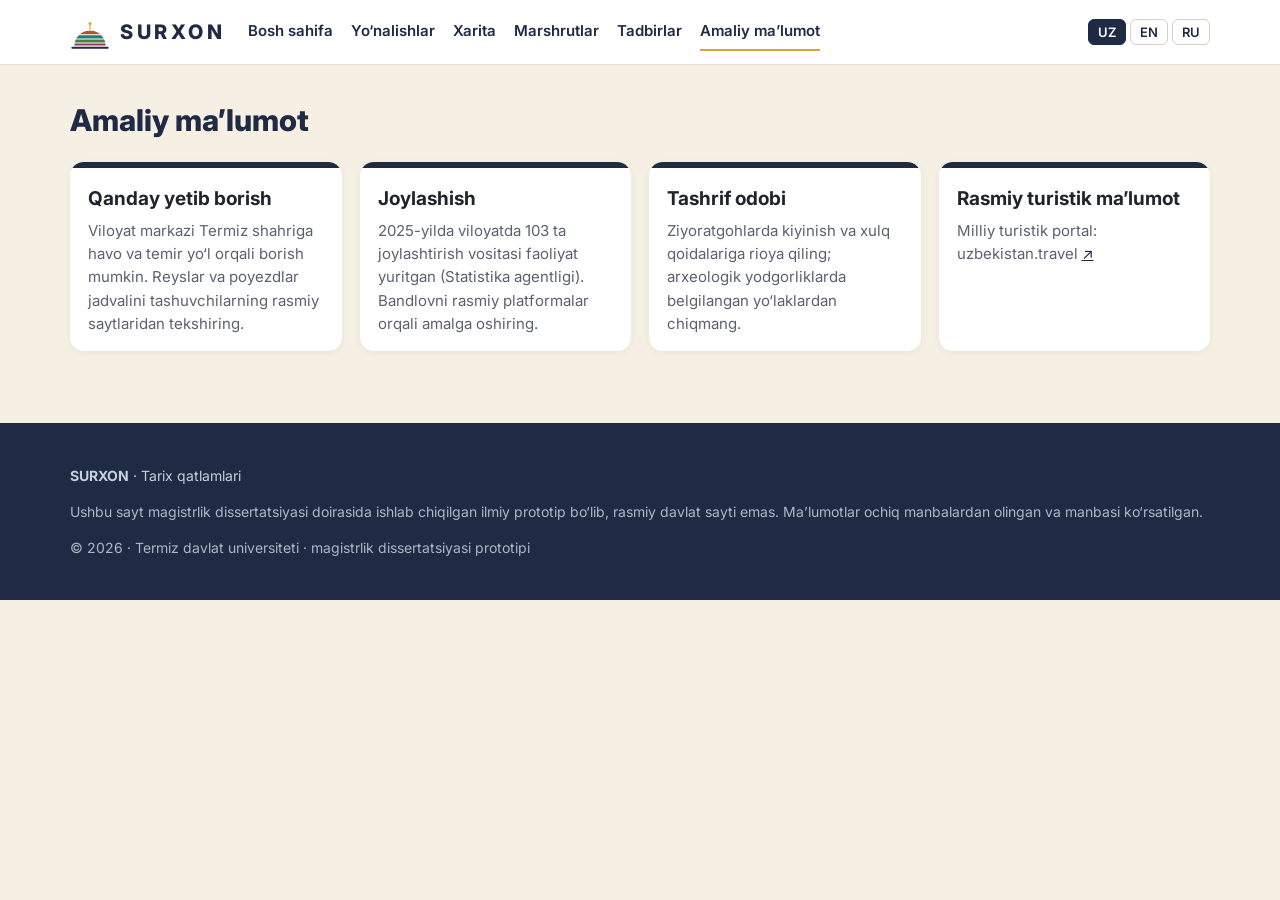
<file: amaliy.html>
<!doctype html>
<html lang="uz">
<head>
<meta charset="utf-8">
<meta name="viewport" content="width=device-width, initial-scale=1">
<title>Amaliy ma’lumot · SURXON</title>
<link rel="icon" href="img/favicon.svg" type="image/svg+xml">
<link rel="stylesheet" href="css/style.css">
<script src="data/obyektlar.js"></script>
<script src="js/common.js"></script>
</head>
<body>
<main id="main" class="wrap" style="padding:32px 20px">
<h2 data-i18n="nav_info"></h2>
<div class="grid4" id="cards"></div>
</main>
<script>
header("amaliy.html");
const C = [
  {h:{uz:"Qanday yetib borish",en:"Getting there",ru:"Как добраться"}, p:{uz:"Viloyat markazi Termiz shahriga havo va temir yo‘l orqali borish mumkin. Reyslar va poyezdlar jadvalini tashuvchilarning rasmiy saytlaridan tekshiring.",en:"Termez, the regional centre, is reachable by air and rail. Check schedules on the carriers’ official websites.",ru:"До Термеза можно добраться самолётом и поездом. Расписание уточняйте на официальных сайтах перевозчиков."}},
  {h:{uz:"Joylashish",en:"Where to stay",ru:"Где остановиться"}, p:{uz:"2025-yilda viloyatda 103 ta joylashtirish vositasi faoliyat yuritgan (Statistika agentligi). Bandlovni rasmiy platformalar orqali amalga oshiring.",en:"In 2025 the region had 103 accommodation facilities (Statistics Agency). Book through official platforms.",ru:"В 2025 году в области работало 103 средства размещения (Агентство статистики). Бронируйте через официальные платформы."}},
  {h:{uz:"Tashrif odobi",en:"Visitor etiquette",ru:"Правила посещения"}, p:{uz:"Ziyoratgohlarda kiyinish va xulq qoidalariga rioya qiling; arxeologik yodgorliklarda belgilangan yo‘laklardan chiqmang.",en:"Respect dress and behaviour rules at shrines; stay on marked paths at archaeological sites.",ru:"Соблюдайте правила одежды и поведения в святынях; не сходите с обозначенных троп на памятниках."}},
  {h:{uz:"Rasmiy turistik ma’lumot",en:"Official tourist information",ru:"Официальная туристическая информация"}, p:{uz:"Milliy turistik portal: uzbekistan.travel",en:"National tourism portal: uzbekistan.travel",ru:"Национальный туристический портал: uzbekistan.travel"}, link:"https://uzbekistan.travel/en/i/termez-en"},
];
window.pageRender = () => {
  document.getElementById("cards").innerHTML = C.map(c => `<div class="card"><div class="bar" style="background:var(--navy)"></div><div class="body"><h3>${c.h[LANG]}</h3><p>${c.p[LANG]}${c.link ? ` <a href="${c.link}" target="_blank" rel="noopener">↗</a>` : ""}</p></div></div>`).join("");
};
render();
</script>
</body></html>
</file>
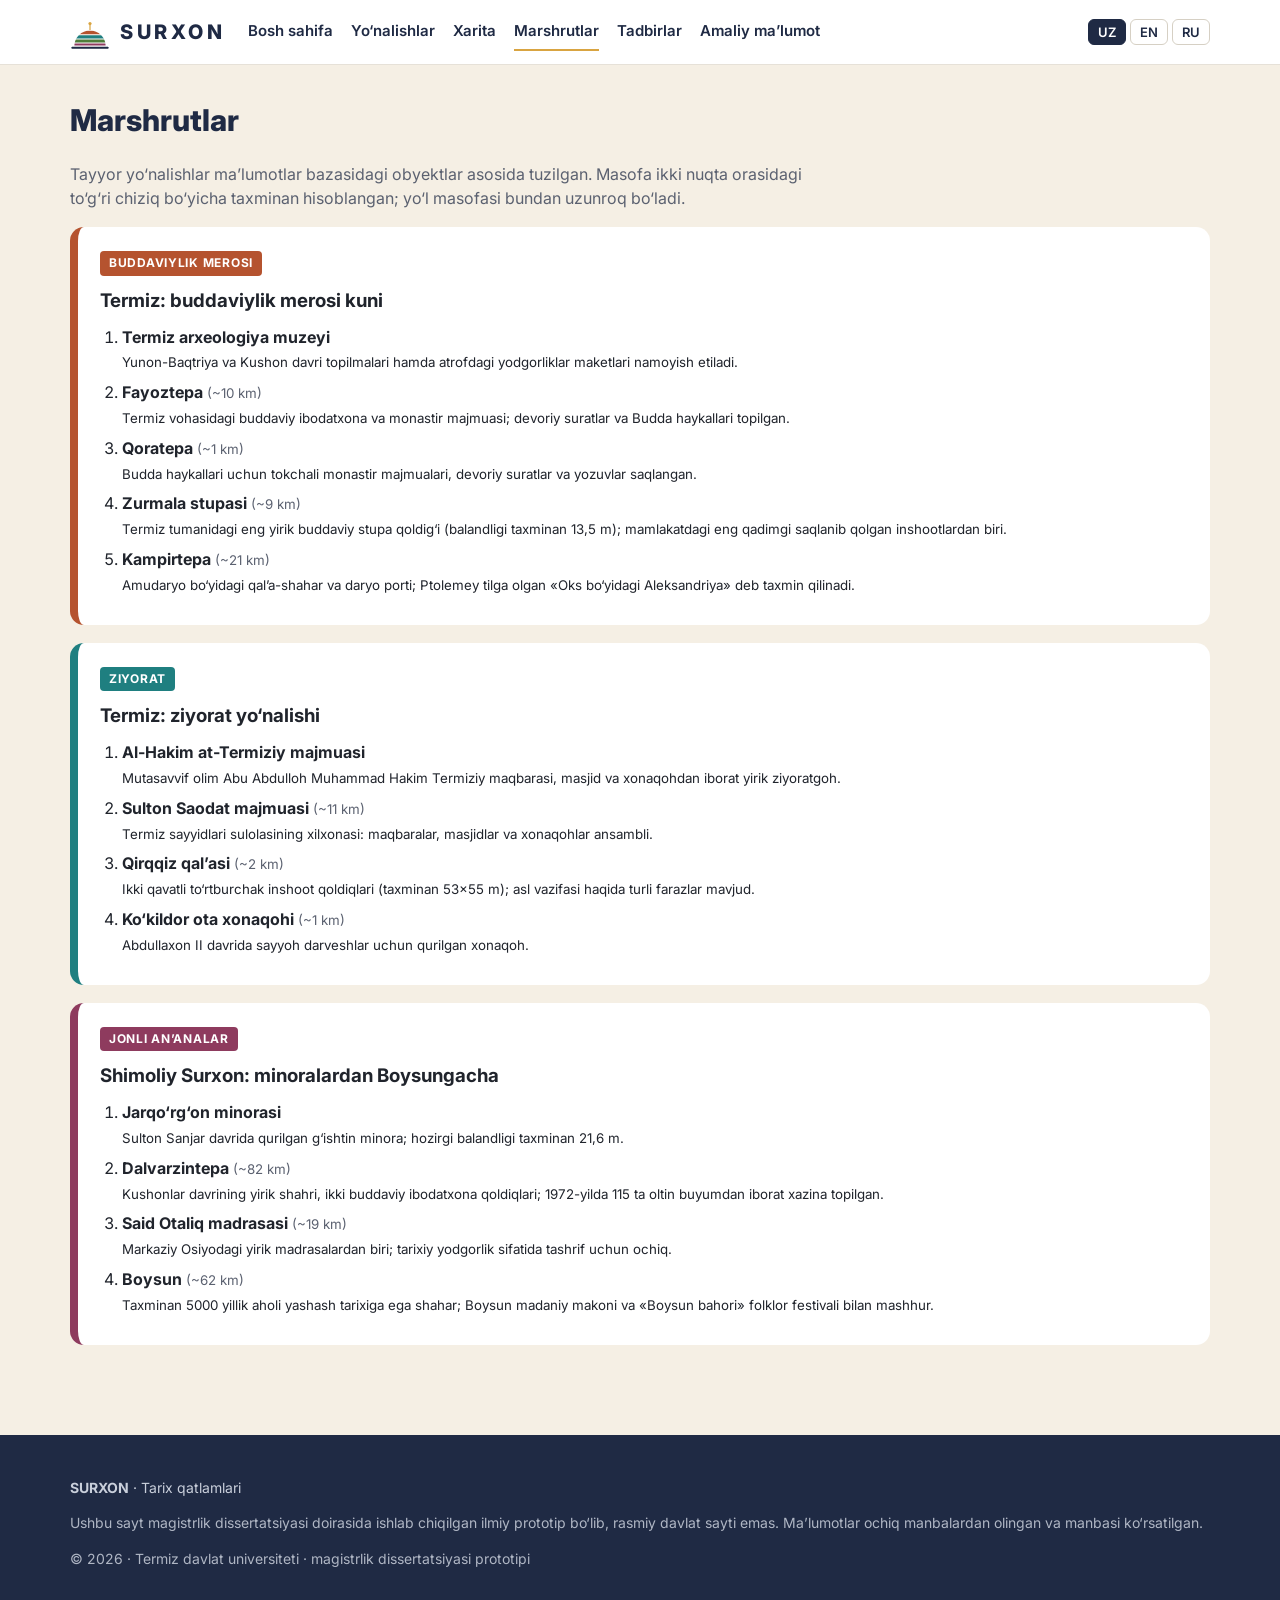
<file: marshrutlar.html>
<!doctype html>
<html lang="uz">
<head>
<meta charset="utf-8">
<meta name="viewport" content="width=device-width, initial-scale=1">
<title>Marshrutlar · SURXON</title>
<link rel="icon" href="img/favicon.svg" type="image/svg+xml">
<link rel="stylesheet" href="css/style.css">
<script src="data/obyektlar.js"></script>
<script src="js/common.js"></script>
</head>
<body>
<main id="main" class="wrap" style="padding:32px 20px">
<h2 data-i18n="nav_routes"></h2>
<p id="intro" style="color:#5b6170;max-width:760px"></p>
<div id="routes"></div>
</main>
<script>
header("marshrutlar.html");
const ROUTES = [
  { k:"bud", ids:[6,1,2,3,4], name:{uz:"Termiz: buddaviylik merosi kuni",en:"Termez: a day of Buddhist heritage",ru:"Термез: день буддийского наследия"} },
  { k:"zi", ids:[7,8,9,10], name:{uz:"Termiz: ziyorat yo‘nalishi",en:"Termez: pilgrimage route",ru:"Термез: паломнический маршрут"} },
  { k:"etn", ids:[11,5,12,13], name:{uz:"Shimoliy Surxon: minoralardan Boysungacha",en:"Northern Surkhan: from minarets to Boysun",ru:"Северный Сурхан: от минаретов до Байсуна"} },
];
const INTRO = {uz:"Tayyor yo‘nalishlar ma’lumotlar bazasidagi obyektlar asosida tuzilgan. Masofa ikki nuqta orasidagi to‘g‘ri chiziq bo‘yicha taxminan hisoblangan; yo‘l masofasi bundan uzunroq bo‘ladi.",
  en:"Ready-made routes are built from the sites in the database. Distances are straight-line estimates between points; road distances are longer.",
  ru:"Маршруты составлены из объектов базы данных. Расстояния — по прямой между точками; по дорогам они больше."};
function km(a, b) { const R=6371, toR=x=>x*Math.PI/180; const [lo1,la1]=a, [lo2,la2]=b;
  const d=Math.sin(toR(la2-la1)/2)**2+Math.cos(toR(la1))*Math.cos(toR(la2))*Math.sin(toR(lo2-lo1)/2)**2; return 2*R*Math.asin(Math.sqrt(d)); }
window.pageRender = () => {
  document.getElementById("intro").textContent = INTRO[LANG];
  const byId = Object.fromEntries(objects().map(f => [f.properties.id, f]));
  document.getElementById("routes").innerHTML = ROUTES.map(r => {
    const c = CLUSTERS[r.k];
    let prev = null;
    const li = r.ids.map(id => { const f = byId[id]; let d = "";
      if (prev && prev.geometry && f.geometry) d = ` <small style="color:#5b6170">(~${km(prev.geometry.coordinates, f.geometry.coordinates).toFixed(0)} km)</small>`;
      prev = f; return `<li><b>${field(f.properties,"nomi")}</b>${d}<br><small>${field(f.properties,"tavsif")}</small></li>`; }).join("");
    return `<div class="route" style="border-left-color:${c.color}"><span class="tag" style="background:${c.color}">${cname(r.k)}</span><h3 style="margin:10px 0 0">${r.name[LANG]}</h3><ol>${li}</ol></div>`;
  }).join("");
};
render();
</script>
</body></html>
</file>
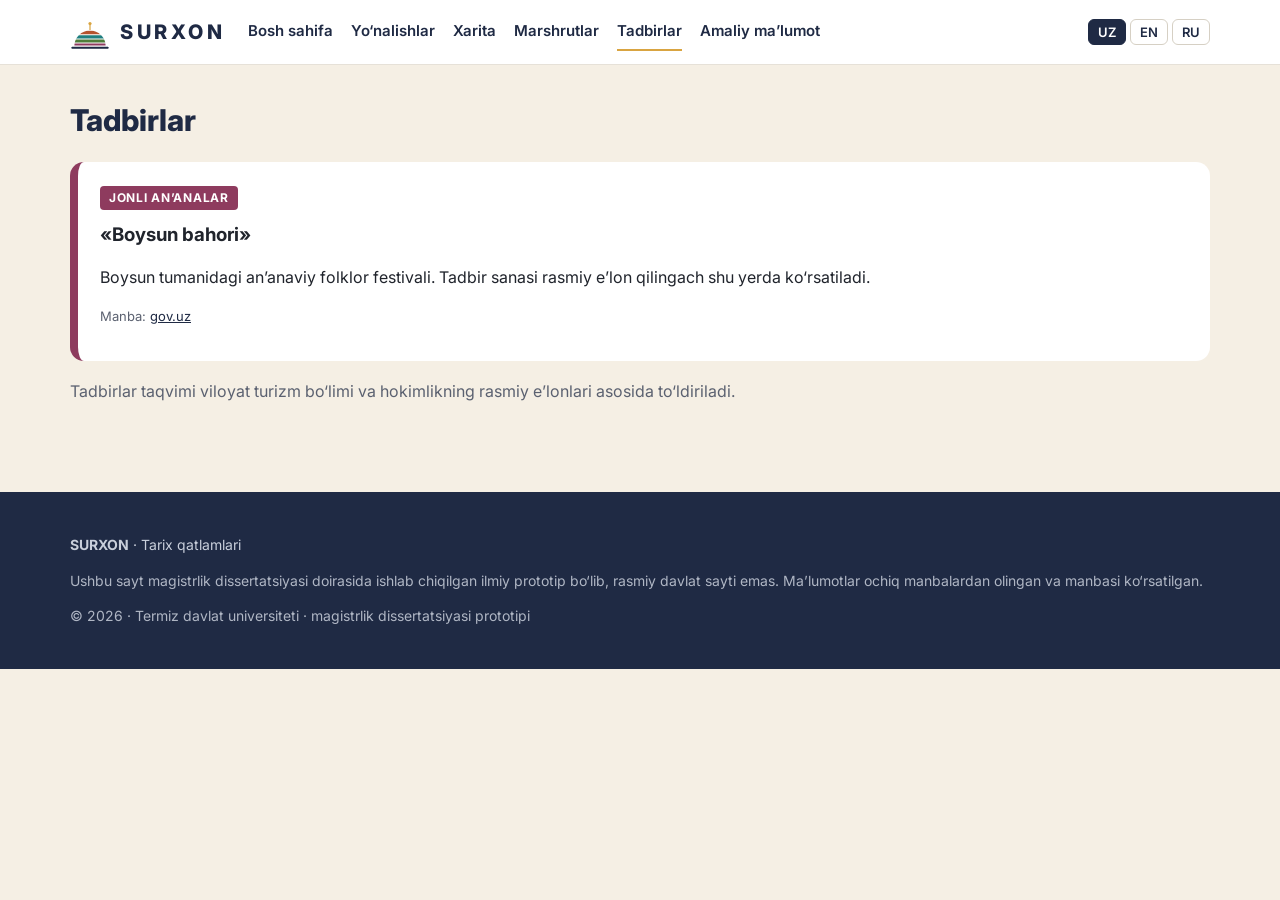
<file: tadbirlar.html>
<!doctype html>
<html lang="uz">
<head>
<meta charset="utf-8">
<meta name="viewport" content="width=device-width, initial-scale=1">
<title>Tadbirlar · SURXON</title>
<link rel="icon" href="img/favicon.svg" type="image/svg+xml">
<link rel="stylesheet" href="css/style.css">
<script src="data/obyektlar.js"></script>
<script src="js/common.js"></script>
</head>
<body>
<main id="main" class="wrap" style="padding:32px 20px">
<h2 data-i18n="nav_events"></h2>
<div class="route" style="border-left-color:var(--etn)"><span class="tag" style="background:var(--etn)" id="tg"></span>
<h3 style="margin:10px 0 4px">«Boysun bahori»</h3><p id="ev1"></p><p class="src"><span data-i18n="source"></span>: <a href="https://gov.uz/oz/uzbektourism/news/view/134221" target="_blank" rel="noopener">gov.uz</a></p></div>
<p style="color:#5b6170" id="note"></p>
</main>
<script>
header("tadbirlar.html");
const E = {
  ev1:{uz:"Boysun tumanidagi an’anaviy folklor festivali. Tadbir sanasi rasmiy e’lon qilingach shu yerda ko‘rsatiladi.",en:"Traditional folk festival in Boysun district. The date will be shown here once officially announced.",ru:"Традиционный фольклорный фестиваль в Байсунском районе. Дата будет указана после официального объявления."},
  note:{uz:"Tadbirlar taqvimi viloyat turizm bo‘limi va hokimlikning rasmiy e’lonlari asosida to‘ldiriladi.",en:"The events calendar is filled from official announcements of the regional tourism office and administration.",ru:"Календарь событий заполняется на основе официальных объявлений."}
};
window.pageRender = () => { document.getElementById("tg").textContent = cname("etn"); ["ev1","note"].forEach(k => document.getElementById(k).textContent = E[k][LANG]); };
render();
</script>
</body></html>
</file>
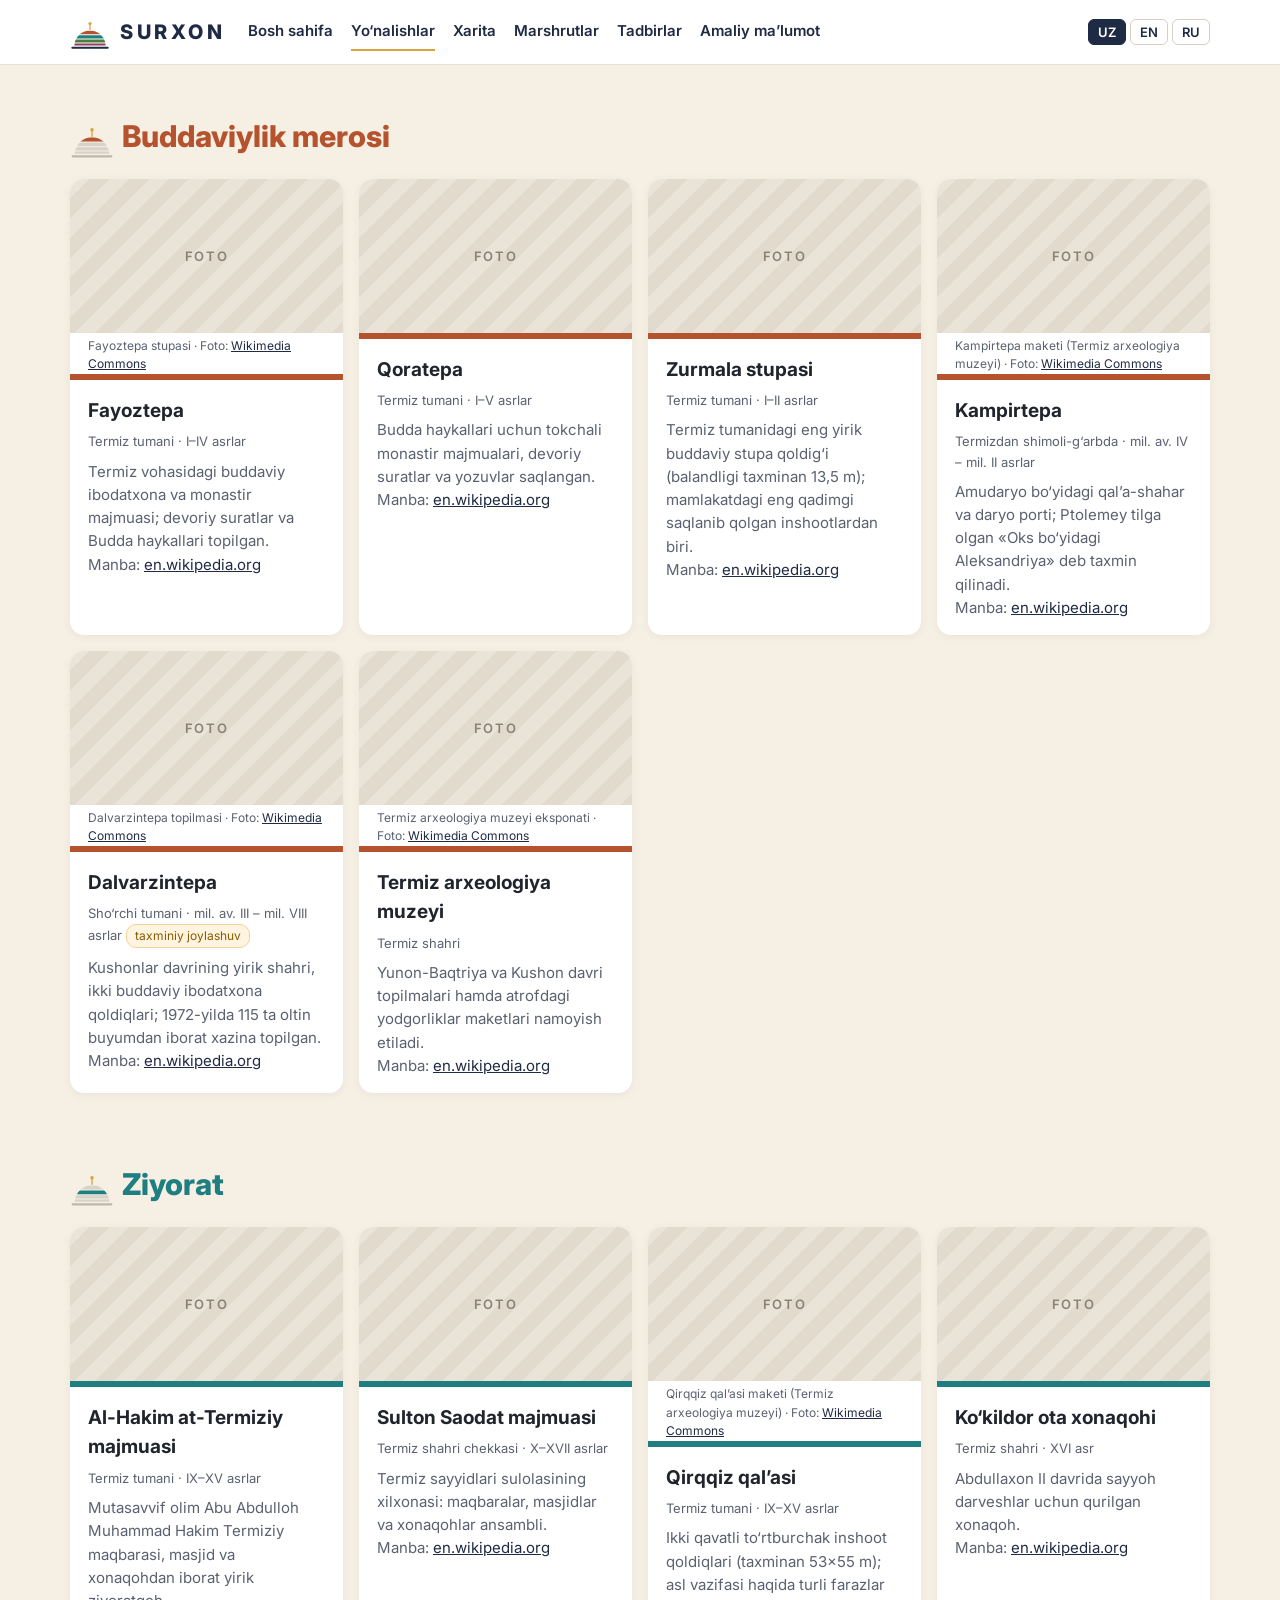
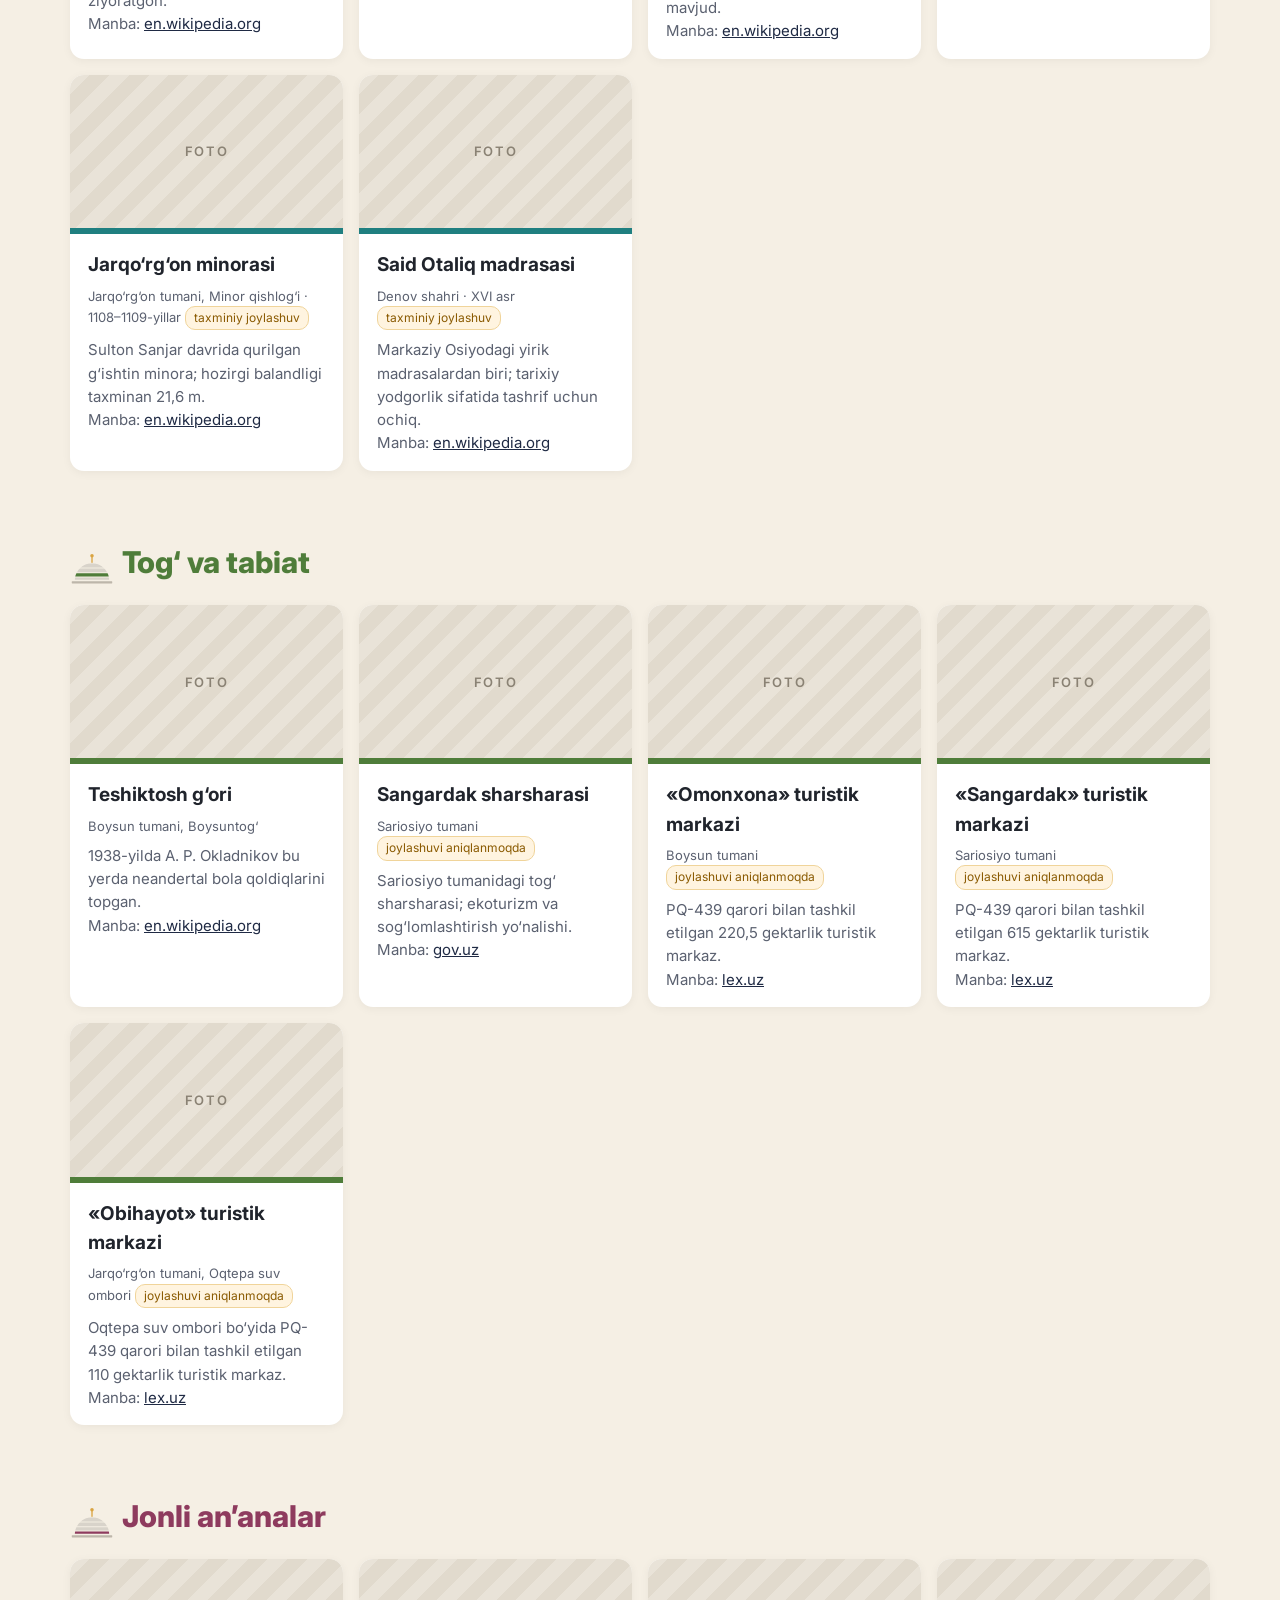
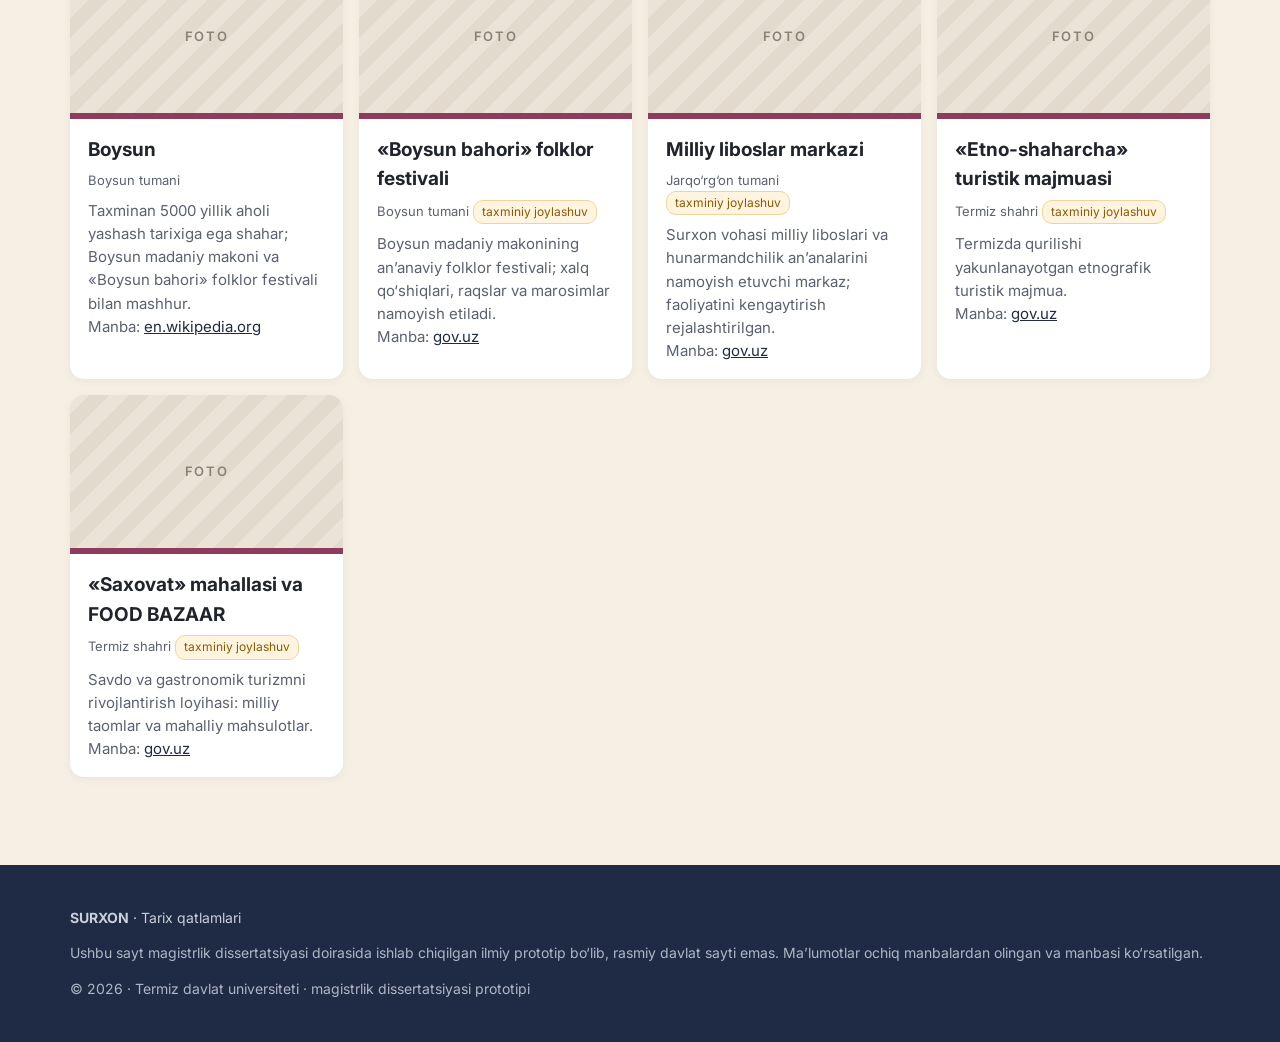
<file: yonalishlar.html>
<!doctype html>
<html lang="uz">
<head>
<meta charset="utf-8">
<meta name="viewport" content="width=device-width, initial-scale=1">
<title>Yo‘nalishlar · SURXON</title>
<meta name="description" content="Surxondaryo viloyati turizm salohiyatini raqamli targ‘ib qilish tizimi — ilmiy prototip.">
<link rel="icon" href="img/favicon.svg" type="image/svg+xml">
<link rel="stylesheet" href="css/style.css">
<script src="data/obyektlar.js"></script>
<script src="js/common.js"></script>
</head>
<body>
<main id="main" class="wrap" style="padding-top:28px"><div id="sections"></div></main>
<script>
header("yonalishlar.html");
window.pageRender = () => {
  document.getElementById("sections").innerHTML = Object.entries(CLUSTERS).map(([k, c]) => {
    const items = objects().filter(f => f.properties.klaster === k).map(f => {
      const p = f.properties;
      const warn = !f.geometry ? `<span class="badge-warn">${t("no_coords")}</span>` : (p.aniqlik === "taxminiy" ? `<span class="badge-warn">${t("approx")}</span>` : "");
      return `<article class="card obj">${photoHtml(p)}<div class="bar" style="background:${c.color}"></div><div class="body">
        <h3>${field(p,"nomi")}</h3><div class="meta">${p.tuman}${p.davr && p.davr!=="–" ? " · "+p.davr : ""} ${warn}</div>
        <p>${field(p,"tavsif")}</p><p class="src">${t("source")}: <a href="${p.manba}" target="_blank" rel="noopener">${new URL(p.manba).hostname}</a></p></div></article>`;
    }).join("");
    return `<section class="block" id="${k}" style="padding-top:20px"><h2 style="color:${c.color}"><img src="img/${k}.svg" alt="" style="width:44px;display:inline-block;vertical-align:middle;margin-right:8px">${cname(k)}</h2><div class="objs">${items}</div></section>`;
  }).join("");
};
render();
if (location.hash) setTimeout(() => document.querySelector(location.hash)?.scrollIntoView(), 50);
</script>
</body></html>
</file>
<file: css/style.css>
/* SURXON brendbuki asosidagi uslublar (3.1-§, 3.2-jadval) */
@import url("https://fonts.googleapis.com/css2?family=Inter:wght@400;600;700;800&display=swap");
:root {
  --navy: #1F2A44; --gold: #D9A441; --stone: #F5EFE4; --ink: #20242C; --muted: #5b6170;
  --bud: #B5532F; --zi: #1F7F80; --eko: #4F7D3A; --etn: #8E3B5E;
  --radius: 14px; --max: 1180px;
}
* { box-sizing: border-box; }
html, body { margin: 0; }
body { font-family: "Inter", system-ui, sans-serif; color: var(--ink); background: var(--stone); line-height: 1.55; }
a { color: var(--navy); }
img { max-width: 100%; display: block; }
.wrap { max-width: var(--max); margin: 0 auto; padding: 0 20px; }
.skip { position: absolute; left: -9999px; } .skip:focus { left: 12px; top: 12px; background: #fff; padding: 8px; z-index: 9999; }

/* header */
header.site { background: #fff; border-bottom: 1px solid #e6e1d8; position: sticky; top: 0; z-index: 1000; }
header.site .wrap { display: flex; align-items: center; gap: 22px; min-height: 64px; flex-wrap: wrap; }
.brand { display: flex; align-items: center; gap: 10px; text-decoration: none; }
.brand img { width: 40px; height: 40px; }
.brand b { font-weight: 800; letter-spacing: .18em; color: var(--navy); font-size: 20px; }
nav.main { display: flex; gap: 18px; flex-wrap: wrap; }
nav.main a { text-decoration: none; font-weight: 600; font-size: 15px; padding: 6px 0; border-bottom: 2px solid transparent; }
nav.main a[aria-current="page"], nav.main a:hover { border-bottom-color: var(--gold); }
.lang { margin-left: auto; display: flex; gap: 4px; }
.lang button { border: 1px solid #d6d0c4; background: #fff; border-radius: 6px; padding: 4px 9px; font: 600 13px Inter, sans-serif; cursor: pointer; color: var(--navy); }
.lang button[aria-pressed="true"] { background: var(--navy); color: #fff; border-color: var(--navy); }

/* hero */
.hero { background: var(--navy); color: #fff; position: relative; overflow: hidden; }
.hero .wrap { padding-top: 64px; padding-bottom: 84px; position: relative; z-index: 2; }
.eyebrow { color: var(--gold); letter-spacing: .2em; font-weight: 700; font-size: 13px; text-transform: uppercase; }
.hero h1 { font-size: clamp(32px, 5vw, 54px); line-height: 1.07; margin: 12px 0 18px; font-weight: 800; max-width: 760px; }
.hero p { max-width: 620px; color: #d7dceb; font-size: 18px; }
.btn { display: inline-block; background: var(--gold); color: var(--navy); font-weight: 700; padding: 11px 20px; border-radius: 8px; text-decoration: none; margin-top: 10px; }
.btn.ghost { background: transparent; color: #fff; border: 1px solid #ffffff66; margin-left: 8px; }
.strata { position: absolute; left: 0; bottom: 0; width: 70%; z-index: 1; }
.strata div { height: 12px; }

/* sections */
section.block { padding: 48px 0; }
h2 { font-size: 30px; color: var(--navy); margin: 0 0 18px; font-weight: 800; }
.grid4 { display: grid; grid-template-columns: repeat(auto-fit, minmax(230px, 1fr)); gap: 18px; }
.card { background: #fff; border-radius: var(--radius); overflow: hidden; box-shadow: 0 2px 10px rgba(0,0,0,.05); text-decoration: none; color: inherit; display: flex; flex-direction: column; }
.card .bar { height: 6px; }
.card .body { padding: 16px 18px; }
.card h3 { margin: 0 0 6px; font-size: 19px; }
.card p { margin: 0; color: var(--muted); font-size: 15px; }
.photo { aspect-ratio: 16/9; background: repeating-linear-gradient(135deg,#e9e3d8 0 14px,#e1dacd 14px 28px); display: flex; align-items: center; justify-content: center; color: #8a8274; letter-spacing: .12em; font-weight: 600; font-size: 13px; }
.photo img { width: 100%; height: 100%; object-fit: cover; }
.stats { display: grid; grid-template-columns: repeat(auto-fit, minmax(200px, 1fr)); gap: 16px; }
.stat { background: #fff; border-radius: var(--radius); padding: 20px; }
.stat b { display: block; font-size: 38px; font-weight: 800; color: var(--navy); line-height: 1.1; }
.stat span { color: var(--muted); font-size: 15px; }
.src { font-size: 13px; color: var(--muted); margin-top: 12px; }

.tag { display: inline-block; color: #fff; font-size: 12px; font-weight: 700; letter-spacing: .06em; padding: 3px 9px; border-radius: 4px; text-transform: uppercase; }
.badge-warn { display: inline-block; background: #fff4e0; color: #8a5a00; border: 1px solid #f0d49a; font-size: 12px; padding: 2px 8px; border-radius: 10px; }

/* object list */
.objs { display: grid; grid-template-columns: repeat(auto-fill, minmax(270px, 1fr)); gap: 16px; }
.obj .meta { font-size: 13px; color: var(--muted); margin: 4px 0 8px; }

/* routes */
.route { background: #fff; border-radius: var(--radius); padding: 22px; margin-bottom: 18px; border-left: 8px solid var(--navy); }
.route ol { margin: 10px 0 0; padding-left: 22px; }
.route li { margin: 6px 0; }

/* map page */
.mapwrap { display: grid; grid-template-columns: 340px 1fr; height: calc(100vh - 65px); }
.side { background: #fff; overflow: auto; padding: 18px; border-right: 1px solid #e5e5e5; }
.side input[type=search] { width: 100%; padding: 10px 12px; border: 1px solid #ccc; border-radius: 8px; font: 15px Inter, sans-serif; }
.chips { display: flex; flex-wrap: wrap; gap: 8px; margin: 14px 0; }
.chip { border: 2px solid; background: #fff; padding: 6px 12px; border-radius: 20px; font: 600 14px Inter, sans-serif; cursor: pointer; }
.chip[aria-pressed="false"] { opacity: .45; }
.list .item { display: flex; gap: 10px; padding: 10px 4px; border-bottom: 1px solid #eee; cursor: pointer; align-items: flex-start; background: none; border-left: 0; border-right: 0; border-top: 0; width: 100%; text-align: left; font: inherit; color: inherit; }
.list .item:hover, .list .item:focus { background: #faf7f1; }
.dot { width: 12px; height: 12px; border-radius: 6px; flex: 0 0 12px; margin-top: 6px; }
#map { height: 100%; }
.leaflet-popup-content { font-family: Inter, sans-serif; min-width: 220px; }
.leaflet-popup-content h4 { margin: 4px 0 6px; font-size: 17px; color: var(--navy); }

/* footer */
footer.site { background: var(--navy); color: #c9cfdb; padding: 28px 0; font-size: 14px; margin-top: 40px; }
footer.site a { color: #fff; }
.disclaimer { opacity: .85; }

@media (max-width: 760px) {
  .mapwrap { grid-template-columns: 1fr; grid-template-rows: 45vh auto; height: auto; }
  #map { height: 45vh; order: -1; }
  .lang { margin-left: 0; }
  nav.main { gap: 12px; }
}
.leaflet-popup-content a.btn { color: var(--navy); }
.credit { font-size: 12px; color: var(--muted); padding: 4px 18px 0; }
.leaflet-popup-content .photo { aspect-ratio: 16/9; margin-bottom: 4px; border-radius: 6px; overflow: hidden; }
.leaflet-popup-content .credit { padding: 0 0 4px; }

/* Destinatsiya sahifasi (bosh sahifa) */
.dest .crumbs { font-size: 14px; color: var(--muted); padding: 22px 0 6px; }
.dest .crumbs a { color: var(--muted); text-decoration: none; }
.dest .crumbs b { color: var(--navy); }
.dsec { padding: 34px 0; border-bottom: 1px solid #e6e0d4; }
.dsec.first { padding-top: 10px; border-bottom: 0; }
.dsec h1 { font-size: clamp(40px, 6vw, 68px); color: var(--navy); margin: 0; font-weight: 800; line-height: 1.05; }
.dsec h2.sub { font-size: clamp(20px, 2.6vw, 28px); color: var(--gold); font-weight: 700; margin: 8px 0 18px; }
.dsec p { font-size: 17px; max-width: 860px; }
.intro p { font-size: 18px; }
.dhero { position: relative; height: clamp(240px, 46vw, 520px); background: var(--navy); overflow: hidden; }
.dhero img { width: 100%; height: 100%; object-fit: cover; }
.dhero .strata { width: 60%; }
.checks { list-style: none; padding: 0; margin: 0 0 22px; columns: 2; column-gap: 32px; }
.checks li { padding: 6px 0; font-weight: 600; font-size: 17px; break-inside: avoid; }
.grid3 { display: grid; grid-template-columns: repeat(auto-fit, minmax(260px, 1fr)); gap: 18px; }
.more { display: inline-block; margin-top: 18px; font-weight: 700; color: var(--navy); text-decoration: none; border-bottom: 2px solid var(--gold); }
.vbox { aspect-ratio: 16/9; max-height: 420px; width: 100%; background: var(--navy); border-radius: var(--radius); display: flex; flex-direction: column; align-items: center; justify-content: center; color: #d7dceb; text-align: center; padding: 20px; }
.vbox span { font-size: 56px; color: var(--gold); line-height: 1; }
.vbox p { color: #d7dceb; font-size: 15px; }
.dsec.two { display: grid; grid-template-columns: 1.4fr 1fr; gap: 28px; align-items: center; }
.clim { display: grid; gap: 12px; }
.clim div { background: #fff; border-radius: var(--radius); padding: 14px 18px; }
.clim b { display: block; font-size: 28px; color: var(--navy); }
.clim span { color: var(--muted); font-size: 14px; }
.zones { display: flex; flex-wrap: wrap; gap: 10px; list-style: none; padding: 0; margin: 0 0 14px; }
.zones li { background: #fff; border: 1px solid #e3dccf; border-radius: 22px; padding: 7px 14px; font-weight: 600; font-size: 15px; }
.note { background: #fff8ea; border-left: 4px solid var(--gold); padding: 12px 16px; border-radius: 6px; font-size: 15px !important; }
#minimap { height: 420px; border-radius: var(--radius); overflow: hidden; }
.toc { display: flex; flex-wrap: wrap; gap: 8px; padding: 26px 0; border-bottom: 1px solid #e6e0d4; }
.toc a { background: #fff; padding: 7px 14px; border-radius: 8px; text-decoration: none; font-weight: 600; font-size: 14px; }
.toc a:hover { background: var(--navy); color: #fff; }
@media (max-width: 760px) { .checks { columns: 1; } .dsec.two { grid-template-columns: 1fr; } #minimap { height: 320px; } }
@media (max-width: 760px) {
  header.site .wrap { gap: 6px 12px; padding-top: 8px; }
  .brand b { font-size: 17px; }
  .lang { margin-left: auto; }
  nav.main { order: 3; width: 100%; flex-wrap: nowrap; overflow-x: auto; gap: 16px; padding-bottom: 4px; scrollbar-width: none; }
  nav.main a { white-space: nowrap; font-size: 14px; }
}
.dsec { scroll-margin-top: 80px; }
h1, h2, h3 { overflow-wrap: break-word; hyphens: auto; }
@media (max-width: 760px) { h2 { font-size: 24px; } }
</file>
